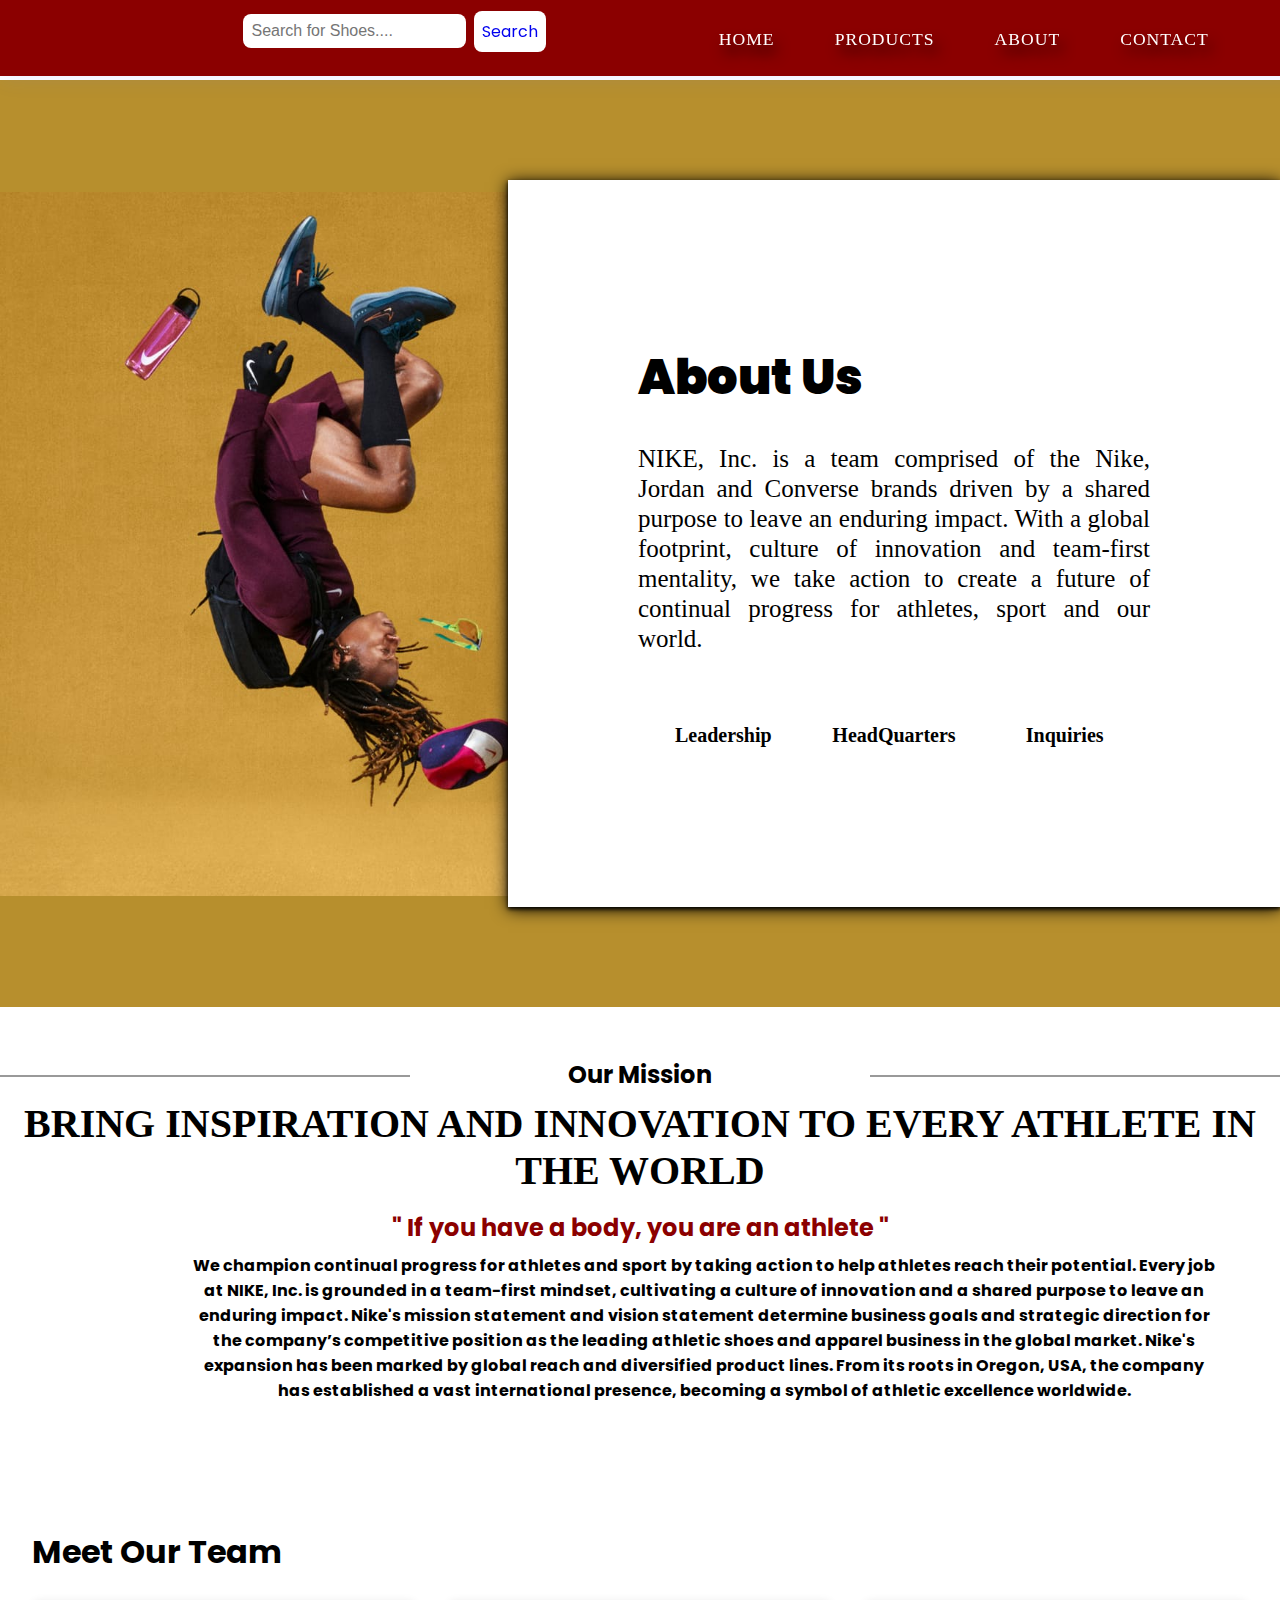
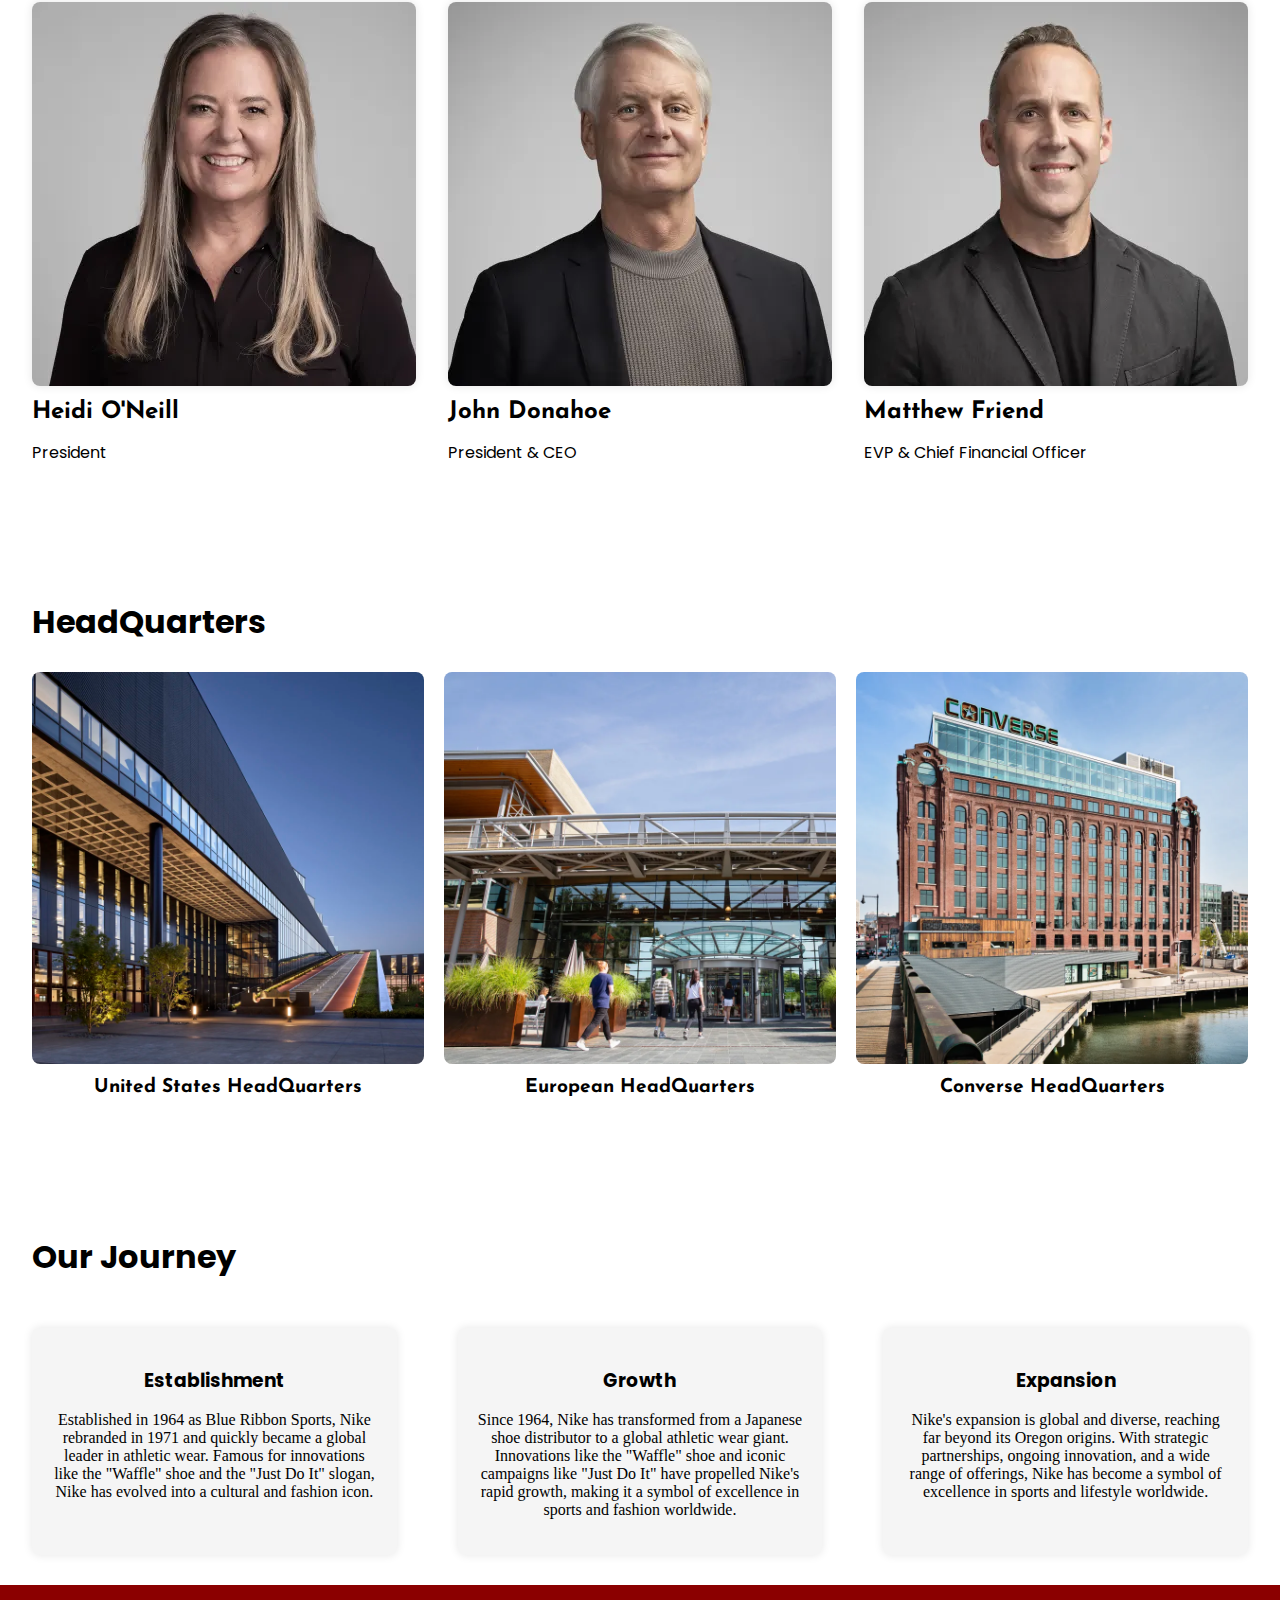
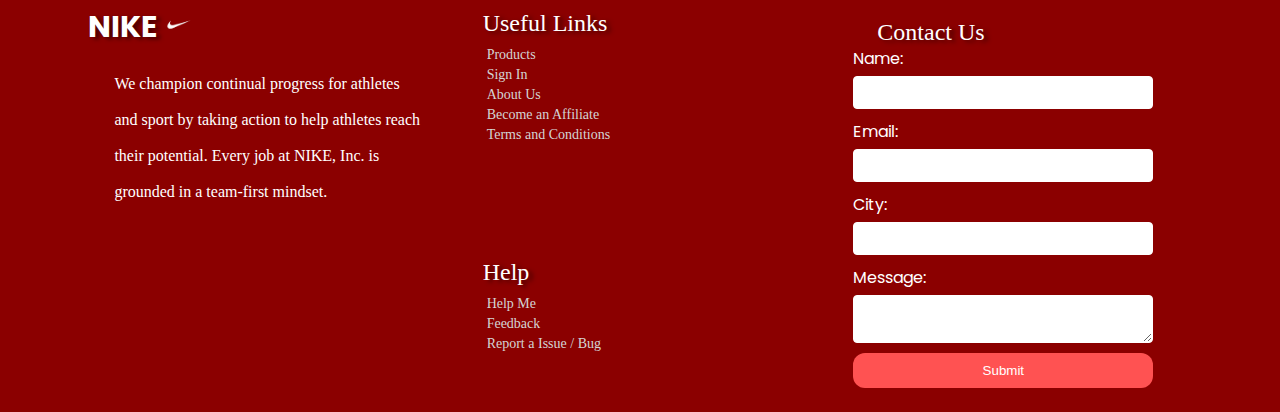
<file: main project/about.html>
<!DOCTYPE html>
<html lang="en">

<head>
    <!-- Meta tags -->
    <meta charset="UTF-8">
    <meta name="viewport" content="width=device-width, initial-scale=0.5">
    <meta name="description" content="Product Website">
    <meta name="robots" content="noindex, nofollow">
<!-- Linking Google Fonts -->
    <link rel="preconnect" href="https://fonts.googleapis.com">
    <link rel="preconnect" href="https://fonts.gstatic.com" crossorigin>
    <link href="https://fonts.googleapis.com/css2?family=Josefin+Sans&family=Poppins:wght@500&display=swap" rel="stylesheet">
<!-- Linking css file  -->
<link rel="stylesheet" href="./css/style.css">
    <title>Product Website</title>
</head>
    <body>
    <header>
        <!--navigation-->
        <nav>
            <a href="index.html" class="logo">
                <img src="./img/img1-.png" alt="Logo">
            </a>            
            <div class="search-container">
                <input type="text" placeholder="Search for Shoes....">
                <a href="products.html" class="search-button">Search </a>
            </div>
            <ul class="menu">
                <li><a href="index.html">Home</a></li>
                <li><a href="products.html">Products</a></li>
                <li><a href="about.html">About</a></li>
                <li><a href="contact.html">Contact</a></li>
            </ul>
        </nav>
    </header>
    <main>
        <!-- About us section containing images and text  -->
    <section class="about1">
    <div class="about-section1">
        <div class="inner-container">
            <h1>About Us</h1>
            <p class="text">
                NIKE, Inc. is a team comprised of the Nike, Jordan and Converse brands driven by a shared purpose to leave an enduring impact.
                With a global footprint, culture of innovation and team-first mentality, we take action to create a future of continual progress for athletes, sport and our world.
            </p>
            <div class="skills"> 
                <p class="active">Leadership</p>
                <p>HeadQuarters</p>
              <p>Inquiries </p>
            </div>
        </div>
    </div>
    </section>
    <div class="polaroid-gallery">
        <div class="line1">
      <div class="line left-line"></div>
     <b> Our Mission </b>
      <div class="line right-line"></div>
      </div>
    </div>
    <!-- Mission statement  -->
    <div class="mission">
                <p>
                    
BRING
INSPIRATION
AND
INNOVATION
TO
EVERY
ATHLETE
IN THE
WORLD

                </p>
<p> 
    " If you have a body, you are an athlete "</p>
                <p>
                    We champion continual progress for athletes and sport by taking action to help athletes reach their potential. Every job at NIKE, Inc. is grounded in a team-first mindset, cultivating a culture of innovation and a shared purpose to leave an enduring impact.
                    Nike's mission statement and vision statement determine business goals and strategic direction for the company’s competitive position as the leading athletic shoes and apparel business in the global market.       
                    Nike's expansion has been marked by global reach and diversified product lines. From its roots in Oregon, USA, the company has established a vast international presence, becoming a symbol of athletic excellence worldwide. 
                </p>
                </div>
                <!-- team  -->
    <section class="team-section">
        <div class="container">
            <h2>Meet Our Team</h2>
            <div class="team-members">
                <div class="team-member">
                    <img src="./img/img14.webp" alt="Team Member 1">
                    <h3> Heidi O'Neill</h3>
                    <p>President </p>
                </div>
                <div class="team-member">
                    <img src="./img/img15.webp " alt="Team Member 2">
                    <h3>John Donahoe</h3>
                    <p>President & CEO</p>
                </div>
                <div class="team-member">
                    <img src="./img/img16.webp" alt="Team Member 3">
                    <h3>Matthew Friend</h3>
                    <p>EVP & Chief Financial Officer</p>
                </div>
            </div>
        </div>
    </section>
    <!-- Headquarters -->
    <section class="image-grid3">
        <div class="container">
            <h2>HeadQuarters</h2>
            <div class="social-media-images">
                <div class="social-media-item">
                    <img src="./img/h1.webp" alt="Social Media 1">
                    <p>United States HeadQuarters</p>
                </div>
                <div class="social-media-item">
                    <img src="./img/h2.webp" alt="Social Media 2">
                    <p>European HeadQuarters</p>
                </div>
                <div class="social-media-item">
                    <img src="./img/h3.webp" alt="Social Media 3">
                    <p>Converse HeadQuarters</p>
                </div>
            </div>
        </div>
    </section>
    <!-- Nike journey -->
    <section class="timeline-section">
        <div class="container">
            <h2>Our Journey</h2>
            <div class="timeline">
                <div class="timeline-item">
                    <div class="timeline-content">
                        <h3>Establishment</h3>
                        <p>Established in 1964 as Blue Ribbon Sports, Nike rebranded in 1971 and quickly became a global leader in athletic wear. Famous for innovations like the "Waffle" shoe and the "Just Do It" slogan, Nike has evolved into a cultural and fashion icon.</p>
                    </div>
                </div>
                <div class="timeline-item">
                    <div class="timeline-content">
                        <h3>Growth</h3>
                        <p>Since 1964, Nike has transformed from a Japanese shoe distributor to a global athletic wear giant. Innovations like the "Waffle" shoe and iconic campaigns like "Just Do It" have propelled Nike's rapid growth, making it a symbol of excellence in sports and fashion worldwide.</p>
                    </div>
                </div>
                <div class="timeline-item">
                    <div class="timeline-content">
                        <h3>Expansion</h3>
                        <p>Nike's expansion is global and diverse, reaching far beyond its Oregon origins. With strategic partnerships, ongoing innovation, and a wide range of offerings, Nike has become a symbol of excellence in sports and lifestyle worldwide.</p>
                    </div>
                </div>
            </div>
        </div>
    </section>
    </main>
   <!-- Footer -->
   <footer>
    <div class="f-item-con">
        <div class="app-info">
            <div class='app-name'>
            <a href="index.html">
                <span class='app-initial'> NIKE
                    <img src="./img/img1-.png" alt="Nike Logo">
            </span>
        </a>
            <p>We champion continual progress for athletes and sport by taking action to help athletes reach their potential. Every job at NIKE, Inc. is grounded in a team-first mindset.</p> 
        </div>
        </div>
        <div class="useful-links">
            <div class="footer-title">Useful Links</div>
            <ul class="links">
                <li><a href="products.html">Products</a></li>
                <li><a href="contact.html">Sign In</a></li>
                <li><a href="about.html">About Us</a></li>
                <li><a href="#">Become an Affiliate</a></li>
                <li><a href="#">Terms and Conditions</a></li>
            </ul>
        </div>
        <div class="help-sec">
            <div class="footer-title">Help</div>
            <ul class="links">
                <li><a href="contact.html">Help Me</a></li>
                <li><a href="#">Feedback</a></li>
                <li><a href="#">Report a Issue / Bug</a></li>
            </ul>
        </div>
        <div class="contact-form">
            <div class="footer-title">Contact Us</div>
            <!-- Add your contact form here -->
        <form action="contact.html" method="post">
                <label for="name">Name:</label>
                <input type="text" id="name" name="name">
                <label for="email">Email:</label>
                <input type="email" id="email" name="email">
                <label for="City">City:</label>
                <input type="text" id="City" name="City">
                <label for="message">Message:</label>
                <textarea id="message" name="message"></textarea>
                <button type="submit">Submit</button>
            </form>
        </div>
        </div>

        

    </footer>
</body>
</html>
</file>
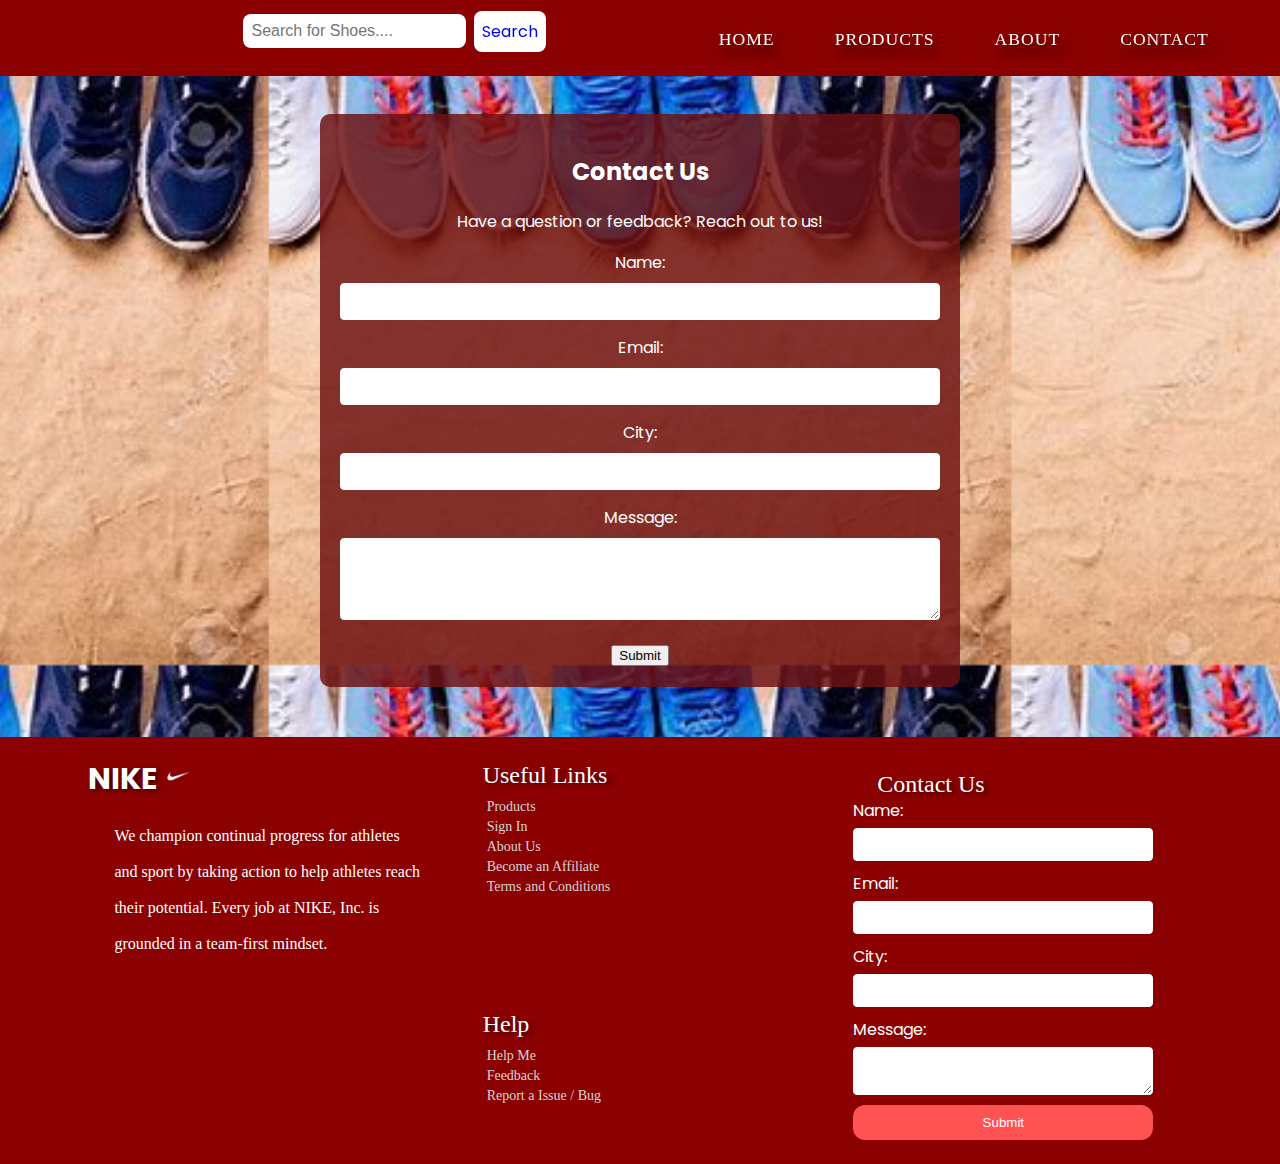
<file: main project/contact.html>
<!DOCTYPE html>
<html lang="en">

<head>
    <!-- Meta tags -->
    <meta charset="UTF-8">
    <meta name="viewport" content="width=device-width, initial-scale=0.5">
    <meta name="description" content="Product Website">
    <meta name="robots" content="noindex, nofollow">
    <link rel="preconnect" href="https://fonts.googleapis.com">
    <link rel="preconnect" href="https://fonts.googleapis.com">
    <link rel="preconnect" href="https://fonts.googleapis.com">
    <link rel="preconnect" href="https://fonts.googleapis.com">
    <link rel="preconnect" href="https://fonts.gstatic.com" crossorigin>
    <link href="https://fonts.googleapis.com/css2?family=Josefin+Sans&family=Poppins:wght@500&display=swap" rel="stylesheet">
<!-- Linking css file  -->
<link rel="stylesheet" href="./css/style.css">
    <title>Product Website</title>
</head>
    <body>
    <header>
    
        <!--navigation-->
        <nav>
            <a href="index.html" class="logo">
                <img src="./img/img1-.png" alt="Logo">
            </a>            
            <div class="search-container">
                <input type="text" placeholder="Search for Shoes....">
                <a href="products.html" class="search-button">Search </a>
            </div>
            <ul class="menu">
                <li><a href="index.html">Home</a></li>
                <li><a href="products.html">Products</a></li>
                <li><a href="about.html">About</a></li>
                <li><a href="contact.html">Contact</a></li>
            </ul>
        </nav>
    </header>
  <main>
    <!-- Contact form -->
    <div class="contact-page1">
        <div class="contact-form4">
            <h2>Contact Us</h2>
            <p>Have a question or feedback? Reach out to us!</p>
            <form action="contact.html" method="post">
                <label for="Name">Name:</label>
                <input type="text" id="Name" name="name" required>

                <label for="Email">Email:</label>
                <input type="email" id="Email" name="email" required>

                <label for="city">City:</label>
                <input type="text" id="city" name="City" required>

                <label for="Message">Message:</label>
                <textarea id="Message" name="message" rows="4" required></textarea>

                <button type="submit">Submit</button>
            </form>
        </div>
    </div>
   </main>
    <!--footer  -->
    <footer>
       <div class="footer3">
        <div class="f-item-con">
            <div class="app-info">
                <div class='app-name'>
                <a href="index.html">
                    <span class='app-initial'> NIKE
                        <img src="./img/img1-.png" alt="Nike Logo">
                </span>
            </a>
                <p>We champion continual progress for athletes and sport by taking action to help athletes reach their potential. Every job at NIKE, Inc. is grounded in a team-first mindset.</p> 
            </div>
            </div>
            <div class="useful-links">
                <div class="footer-title">Useful Links</div>
                <ul class="links">
                    <li><a href="products.html">Products</a></li>
                    <li><a href="contact.html">Sign In</a></li>
                    <li><a href="about.html">About Us</a></li>
                    <li><a href="#">Become an Affiliate</a></li>
                    <li><a href="#">Terms and Conditions</a></li>
                </ul>
            </div>
            <div class="help-sec">
                <div class="footer-title">Help</div>
                <ul class="links">
                    <li><a href="contact.html">Help Me</a></li>
                    <li><a href="#">Feedback</a></li>
                    <li><a href="#">Report a Issue / Bug</a></li>
                </ul>
            </div>
            <div class="contact-form">
                <div class="footer-title">Contact Us</div>
                <!-- Add your contact form here -->
            <form action="contact.html" method="post">
                    <label for="name">Name:</label>
                    <input type="text" id="name" name="name">
                    <label for="email">Email:</label>
                    <input type="email" id="email" name="email">
                    <label for="City">City:</label>
                    <input type="text" id="City" name="City">
                    <label for="message">Message:</label>
                    <textarea id="message" name="message"></textarea>
                    <button type="submit">Submit</button>
                </form>
            </div>
            </div>
       </div>
    </footer>
    </body>
    </html>
</file>
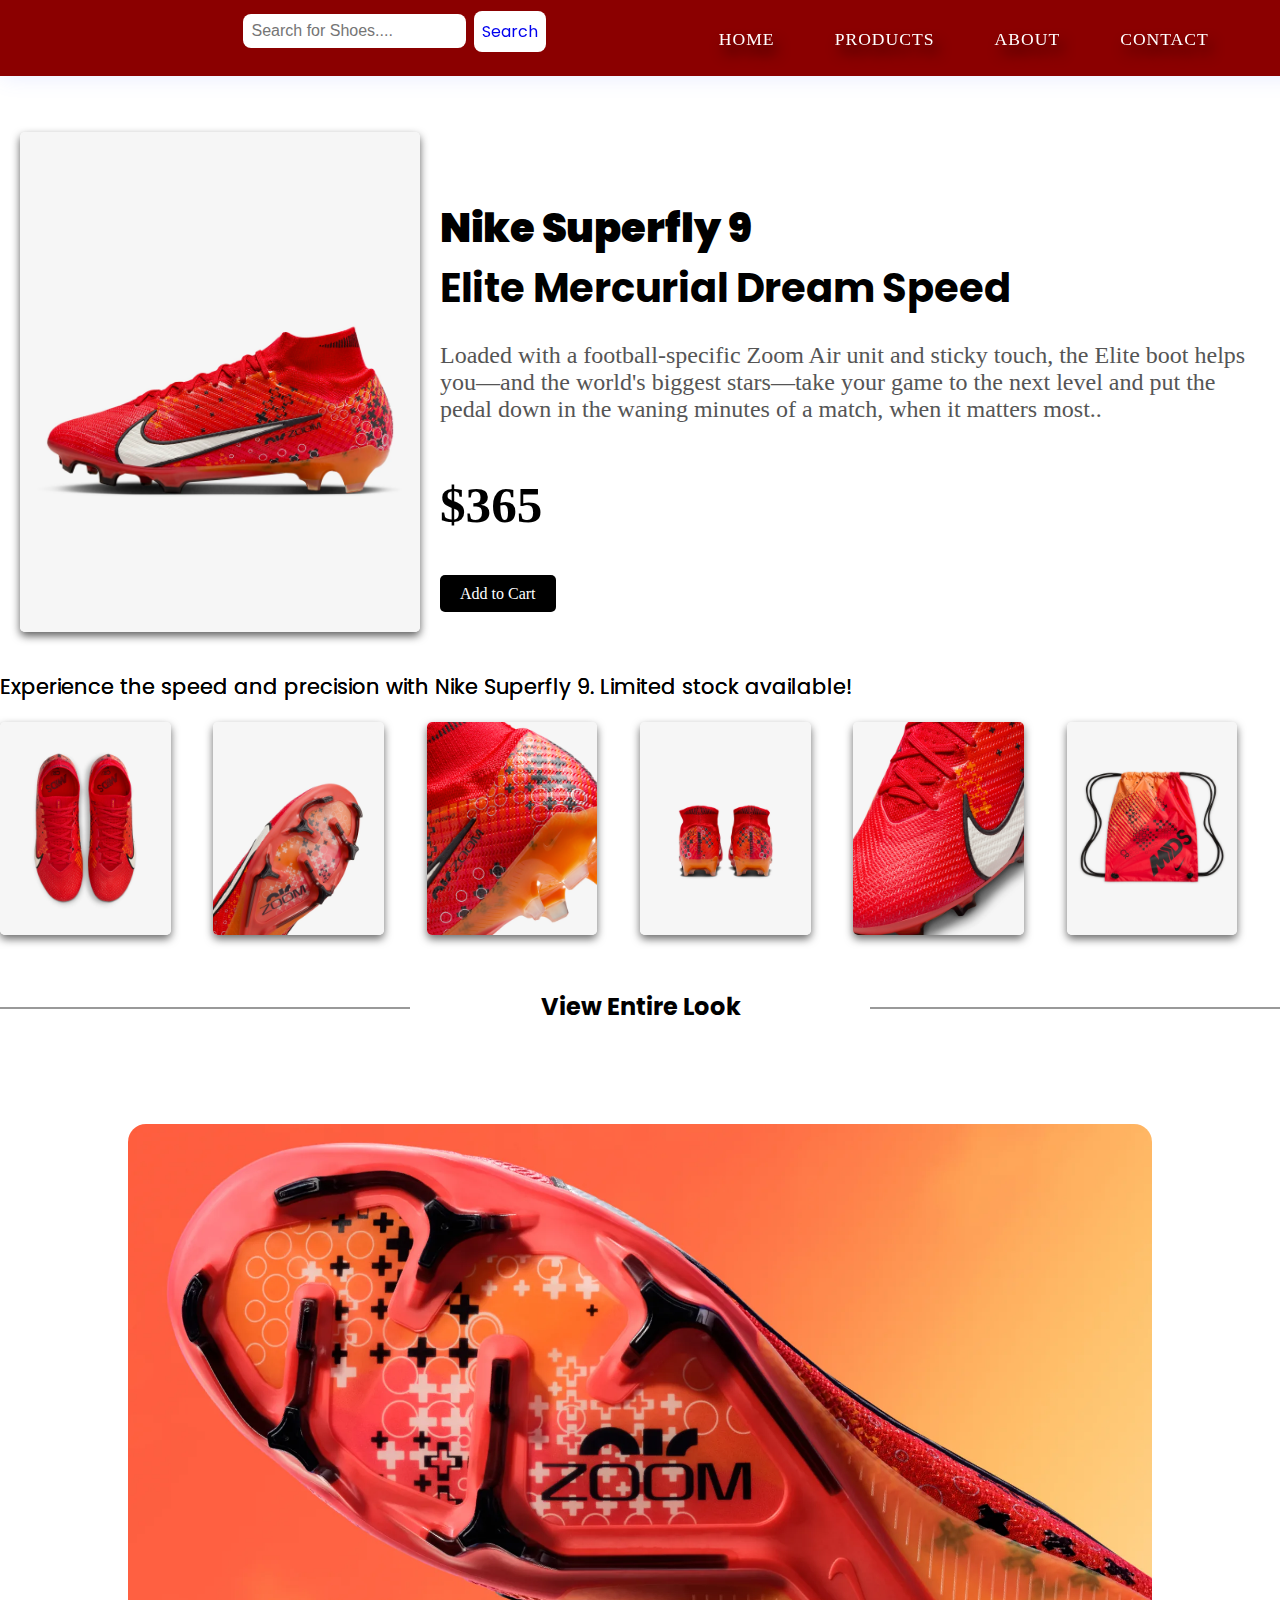
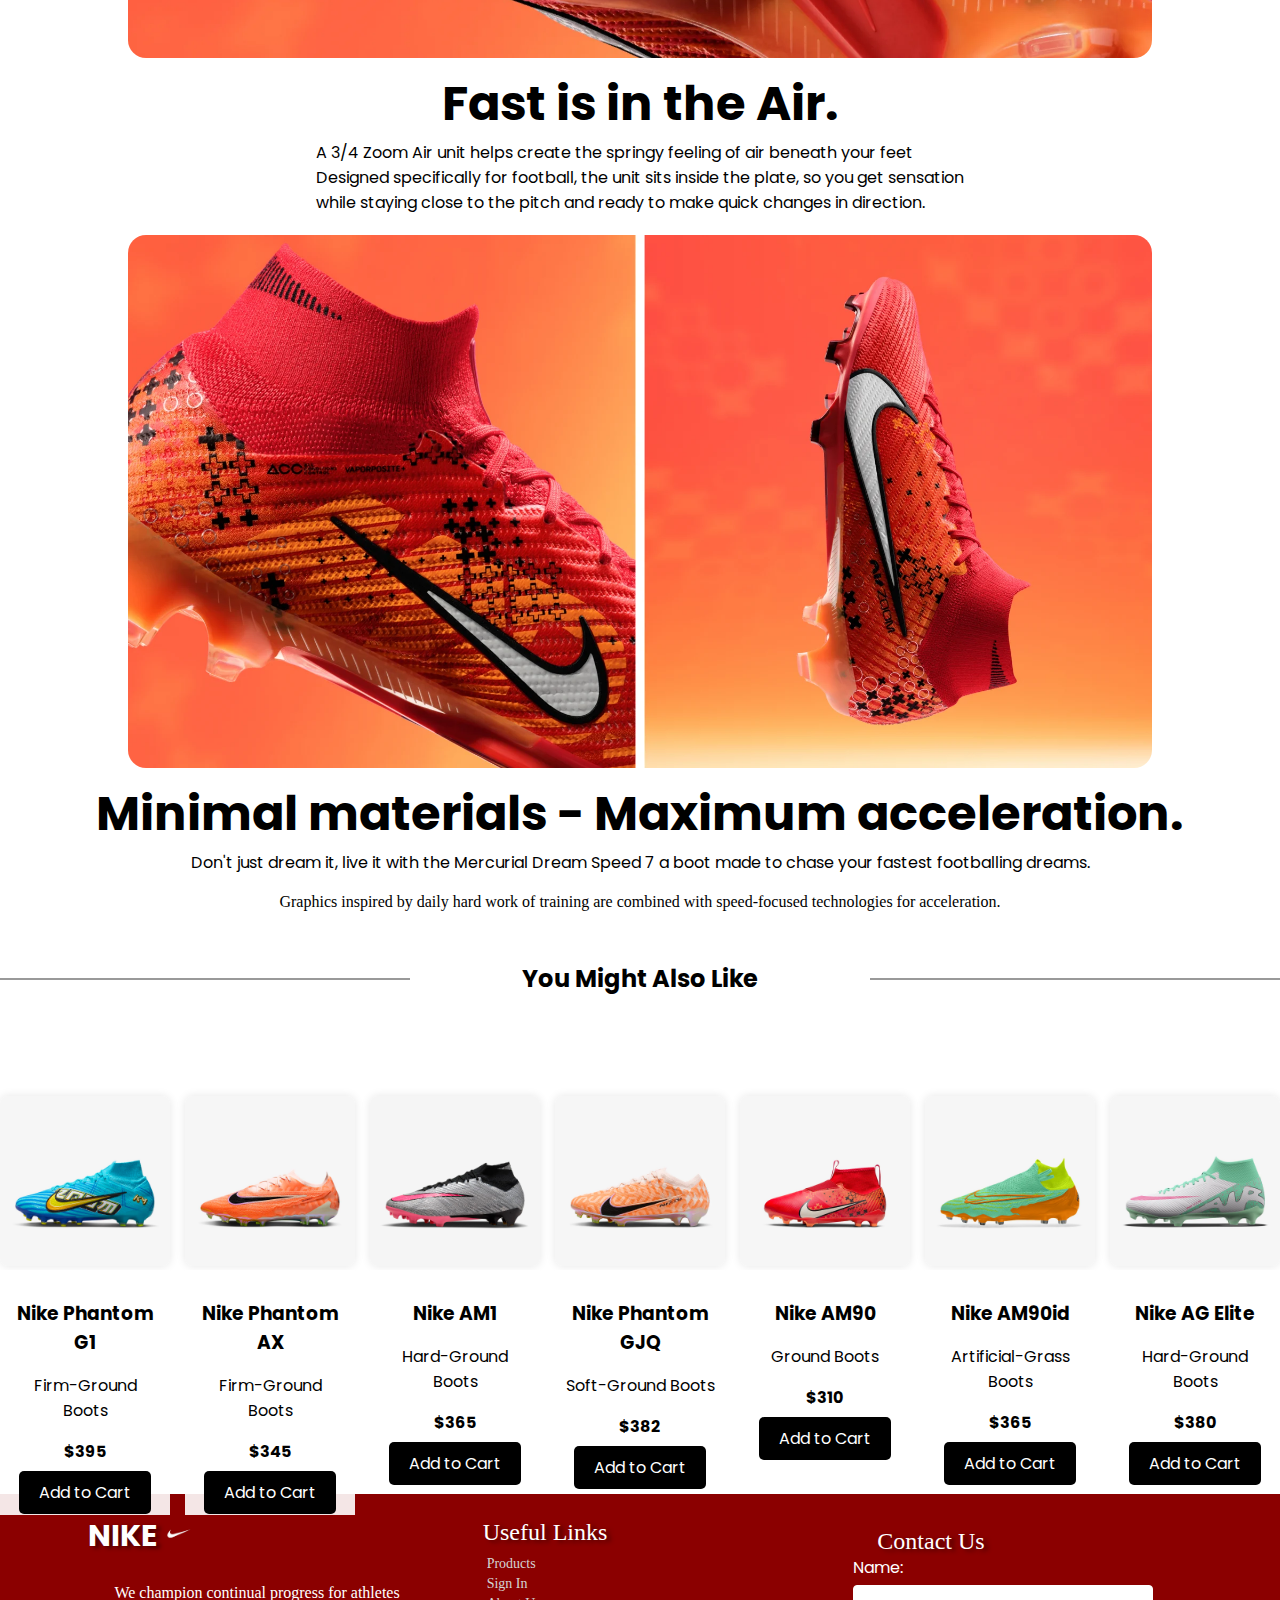
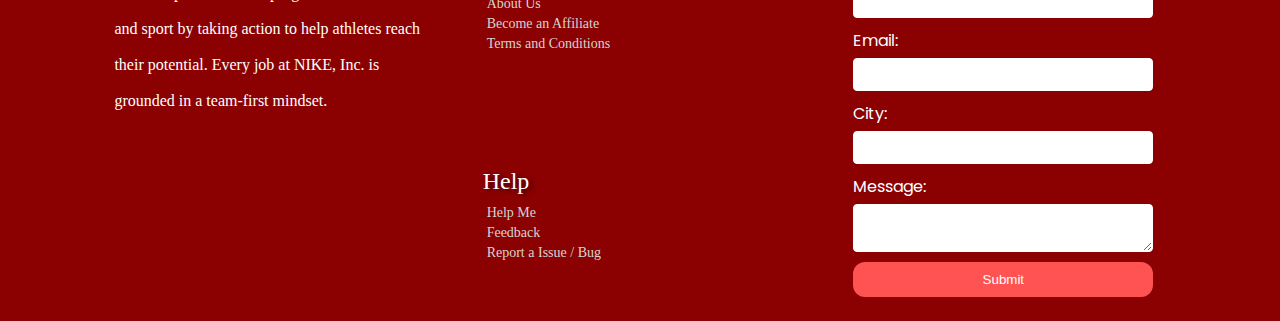
<file: main project/products.html>
<!DOCTYPE html>
<html lang="en">

<head>
    <!-- Meta tags -->
    <meta charset="UTF-8">
    <meta name="viewport" content="width=device-width, initial-scale=0.5">
    <meta name="description" content="Product Website">
    <meta name="robots" content="noindex, nofollow">
<!-- Linking 2 google fonts -->
    <link rel="preconnect" href="https://fonts.gstatic.com" crossorigin>
    <link href="https://fonts.googleapis.com/css2?family=Josefin+Sans&family=Poppins:wght@500&display=swap" rel="stylesheet">
<!-- Linking css file  -->
<link rel="stylesheet" href="./css/style.css">
    <title>Product Website</title>
</head>
    <body>
    <header>
        <!--navigation-->
        <nav>
            <a href="index.html" class="logo">
                <img src="./img/img1-.png" alt="Logo">
            </a>            
            <div class="search-container">
                <input type="text" placeholder="Search for Shoes....">
                <a href="products.html" class="search-button">Search </a>
            </div>
            <ul class="menu">
                <li><a href="index.html">Home</a></li>
                <li><a href="products.html">Products</a></li>
                <li><a href="about.html">About</a></li>
                <li><a href="contact.html">Contact</a></li>
            </ul>
        </nav>
   
    </header>
<main>
    <!-- Product image -->
    <div class="product-card">
        <div class="product-image-container">
            <img src="./img/img22.webp" alt="Product Image" class="product-image">
        </div>
        <div class="product-info">
            <h2 class="product-title"> <b>Nike Superfly 9 </b> 
                <br> Elite Mercurial Dream Speed</h2>
            
            <p class="product-description">Loaded with a football-specific Zoom Air unit and sticky touch, the Elite boot helps you—and the world's biggest stars—take your game to the next level and put the pedal down in the waning minutes of a match, when it matters most..</p>
            <p class="product-price">$365</p>
            <a href="contact.html" class="add-to-cart-button">  Add to Cart  </a>
        </div>
    </div>
    <!-- additional text -->
    <div class="additional-text">Experience the speed and precision with Nike Superfly 9. Limited stock available!</div>
   <!-- Shoe side images -->
    <div class="image-grid">
        <div class="grid-item">
            <img src="./img/img2.webp" alt="Image 1">
        </div>
        <div class="grid-item">
            <img src="./img/img3.webp" alt="Image 2">
        </div>
        <div class="grid-item">
            <img src="./img/img4.webp" alt="Image 3">
        </div>
        <div class="grid-item">
            <img src="./img/img5.webp" alt="Image 4">
        </div>
        <div class="grid-item">
            <img src="./img/img6.webp" alt="Image 5">
        </div>
        <div class="grid-item">
            <img src="./img/img19.webp" alt="Image 5">
        </div>
    </div>
    <div class="polaroid-gallery">
        <div class="line1">
      <div class="line left-line"></div>
     <b> View Entire Look</b>   
      <div class="line right-line"></div>
      </div>
    </div>
    <div class="image-with-text">
        <img src="./img/img20.webp" alt="Image with Text">
        <div class="image-text"> <b>Fast is in the Air. </b></div>
         <span> A 3/4 Zoom Air unit helps create the springy feeling of air beneath your feet
            <br> Designed specifically for football, the unit sits inside the plate, so you get  sensation  <br>  while staying close to the pitch and ready to make quick changes in direction. </span>
        
    </div>
    <div class="image-with-text">
        <img src="./img/img21.webp" alt="Image with Text">
        <div class="image-text"> <b>Minimal materials - Maximum acceleration. </b></div>
         <span> Don't just dream it, live it with the Mercurial Dream Speed 7 a boot made to chase your fastest footballing dreams.</span>
        <br>  Graphics inspired by daily hard work of training are combined with speed-focused technologies for acceleration.
    </div>

    <div class="polaroid-gallery">
        <div class="line1">
      <div class="line left-line"></div>
     <b> You Might Also Like</b>   
      <div class="line right-line"></div>
      </div>
    </div>
    <!-- shoes images -->
    <div class="image-grid1">
        <div class="grid-item1">
            <img src="./img/shoe1.webp" alt="Image 1">
            <div class="product-info1">
                <h3 class="product-title1">Nike Phantom G1</h3>
                <p class="product-description1">Firm-Ground Boots</p>
                <p class="product-price1">$395</p>
               <a href="contact.html" class="add-to-cart-button1">Add to Cart </a>
            </div>
        </div>

        <div class="grid-item1">
            <img src="./img/shoe2.webp" alt="Image 2">
            <div class="product-info1">
                <h3 class="product-title1">Nike Phantom AX</h3>
                <p class="product-description1">Firm-Ground Boots</p>
                <p class="product-price1">$345</p>
                <a href="contact.html"  class="add-to-cart-button1">Add to Cart </a>
            </div>
        </div>
        <div class="grid-item1">
            <img src="./img/shoe3.jpeg" alt="Image 2">
            <div class="product-info1">
                <h3 class="product-title1">Nike AM1</h3>
                <p class="product-description1">Hard-Ground Boots</p>
                <p class="product-price1">$365</p>
                <a href="contact.html" class="add-to-cart-button1">Add to Cart </a>
            </div>
        </div>
        <div class="grid-item1">
            <img src="./img/shoe4.webp" alt="Image 2">
            <div class="product-info1">
                <h3 class="product-title1">Nike Phantom GJQ</h3>
                <p class="product-description1">Soft-Ground Boots</p>
                <p class="product-price1">$382</p>
                <a href="contact.html" class="add-to-cart-button1">Add to Cart</a>
            </div>
        </div>
        <div class="grid-item1">
            <img src="./img/shoe5.webp" alt="Image 2">
            <div class="product-info1">
                <h3 class="product-title1">Nike AM90</h3>
                <p class="product-description1">Ground Boots</p>
                <p class="product-price1">$310</p>
                <a href="contact.html" class="add-to-cart-button1">Add to Cart </a>
            </div>
        </div>
        <div class="grid-item1">
            <img src="./img/shoe6.webp" alt="Image 2">
            <div class="product-info1">
                <h3 class="product-title1">Nike AM90id </h3>
                <p class="product-description1">Artificial-Grass Boots</p>
                <p class="product-price1">$365</p>
                <a href="contact.html" class="add-to-cart-button1">Add to Cart </a>
            </div>
        </div>
        <div class="grid-item1">
            <img src="./img/shoe7.webp" alt="Image 2">
            <div class="product-info1">
                <h3 class="product-title1">Nike AG Elite</h3>
                <p class="product-description1">Hard-Ground Boots</p>
                <p class="product-price1">$380</p>
                <a href="contact.html" class="add-to-cart-button1">Add to Cart </a>
            </div>
        </div>
    </div>
</main>
    <!-- Footer -->
    <footer>
        <div class="footer1">
            <div class="f-item-con">
                <div class="app-info">
                    <div class='app-name'>
                    <a href="index.html">
                        <span class='app-initial'> NIKE
                            <img src="./img/img1-.png" alt="Nike Logo">
                    </span>
                </a>
                    <p>We champion continual progress for athletes and sport by taking action to help athletes reach their potential. Every job at NIKE, Inc. is grounded in a team-first mindset.</p> 
                </div>
                </div>
                <div class="useful-links">
                    <div class="footer-title">Useful Links</div>
                    <ul class="links">
                        <li><a href="products.html">Products</a></li>
                        <li><a href="contact.html">Sign In</a></li>
                        <li><a href="about.html">About Us</a></li>
                        <li><a href="#">Become an Affiliate</a></li>
                        <li><a href="#">Terms and Conditions</a></li>
                    </ul>
                </div>
                <div class="help-sec">
                    <div class="footer-title">Help</div>
                    <ul class="links">
                        <li><a href="contact.html">Help Me</a></li>
                        <li><a href="#">Feedback</a></li>
                        <li><a href="#">Report a Issue / Bug</a></li>
                    </ul>
                </div>
                <div class="contact-form">
                    <div class="footer-title">Contact Us</div>
                    <!-- Add your contact form here -->
                <form action="contact.html" method="post">
                        <label for="name">Name:</label>
                        <input type="text" id="name" name="name">
                        <label for="email">Email:</label>
                        <input type="email" id="email" name="email">
                        <label for="City">City:</label>
                        <input type="text" id="City" name="City">
                        <label for="message">Message:</label>
                        <textarea id="message" name="message"></textarea>
                        <button type="submit">Submit</button>
                    </form>
                </div>
                </div>
        </div>
    </footer>  
</body>
</html>
</file>
<file: main project/css/style.css>
/* Css styling */

body{
  margin:0px;
  padding: 0px;
  font-family: calibri;
}
/* home page */
ul{
  list-style: none;
}
a{
  text-decoration: none;
}

  .main {
    width: 100%;
    height: 100vh;
    background-size: cover;
    background-position: top left;
    position: relative;
}
.logo img {
  height: 77px;
  margin-right: 10px;
  position: fixed;
  top: 0%;
  left: 0%;
  border-radius: 50px;
  opacity: 0;
  animation: fadeIn 1s ease-in-out forwards;
}
@keyframes fadeIn {
  from {
      opacity: 0;
  }
  to {
      opacity: 1;
  }
}

nav{
  display: flex;
  align-items: center;
  justify-content: space-around;
  padding: 10px 30px;
  background-color:#fff;
  box-shadow: 2px 2px 20px rgba(90,118,253,0.13);
  z-index: 1;
  width:100%;
  background-color: darkred;
  position: fixed;
  left: 0px;
  top: 0px;
}
nav ul{
  display: flex;
  margin:0px;
  padding: 0px;
}
nav ul li a{
  height:40px;
  line-height: 43px;
  margin: 8px;
  padding: 0px 22px;
  display: flex;
  font-size: 1.1rem;
  text-transform: uppercase;
  font-weight: 400;
  color:white;
  letter-spacing: 1px;
  text-shadow: 5px 9px 14px rgba(-1, 0, -1, 5.5);
  cursor: pointer;
  transition: transform 0.3s ease-in-out;
}
nav ul li a:hover{
  color:#fff;
  border-bottom: 2px solid white;
  transform: scale(1.1);

}
#subscribe-bar{
  flex-grow: 0.05;
  text-align: center;
}

#subscribe-bar input {
  padding: 0.563em;
  width: 30em;
  border-radius: 1.063em;
  background: white;
}

#subscribe-bar button {
  padding: 0.5em 0.938em;
  background-color: rgb(207, 4, 4);
  color: white;
  text-decoration: none;
  font-size: 15px;
  border-radius: 0.625em;
  transition: background-color 0.3s ease;
  margin-left: 0.313em;
  cursor: pointer;
}
.text1 {
  display: flex;
  justify-content: space-between;
  align-items: center;
  margin-top:10em;
  font-family: 'Poppins';
}
.text1 {
  color :darkred;
  font-size: 23px;
}
.home-content{
  display: flex;
  justify-content: space-around;
  align-items: center;
  position: absolute;
  left: 50%;
  top:50%;
  transform: translate(-50%,-50%);
  width:100%;
  background-color: black;

}
.shoes{
  background: #1f1a25;
  display: -webkit-box;
  display: flex;
  -webkit-box-align: center;
          align-items: center;
  -webkit-box-pack: center;
          justify-content: center;
  min-height: 100vh;
}
.card img{
  position: fixed;
top: -8%;
left: 0%;
border-radius: 50px;
opacity:0.9;
transition: 0.5s;
}

h1{
     transition: transform 2s;
  font-size: 60px;
color: white;
font-family: 'Big Shoulders Display', cursive;
}
.card:hover > p{
  opacity:1;
     transform: scale(1.5);
     top:80%;

}

img, #parent {
  cursor: pointer;
  
}
.card:hover > img{
  opacity:1;
     transform: scale(1.4);
           
}
.card .nike {
  position:absolute;
top: 120%;
left: 0%;
  padding: 1px;
  border-radius:  25px;
 width: 450px;
       height: 90px;
   transition: all .5s;
  opacity:0;
}
.card:hover > .nike{

  opacity:1;
 width: 450px;
  height: 90px;
     transform: translateY(-120px);
}

.card {

 transition: transform .7s;
box-shadow: 0 4px 8px 0 rgba(0, 0, 0, 0.2);
border-radius: 500px;
margin: auto;
text-align: center;
font-family: arial;
background: white;
  width: 450px;
height: 450px;
}
.card:hover{

 transform: scale(1.08)
}
.centeri{ 
position: fixed;
top: 50%;
left: 75%;
transform: translate(-50%, -50%);
}
span{
  
  position: relative;
}

.home-text{
  width:500px;
  margin:20px;
}
@keyframes scaleHeading {
  0% {
    transform: scale(1);
  }
  50% {
    transform: scale(1.1);
  }
  100% {
    transform: scale(1);
  }
}

.home-text h1 {
  animation: scaleHeading 3s forwards;
}
.search-container {
  display: flex;
  align-items: center;
  font-family: 'Poppins';
}

.search-container input {
  padding: 0.5em; /* Adjust padding as needed */
  margin-right: 0.5em; /* Adjust margin as needed */
  border: none;
  border-radius: 0.5em;
  font-size: 1em;
}

.search-button {
  padding: 0.5em; /* Adjust padding as needed */
  border: none;
  border-radius: 0.5em;
  background-color: #fff; /* Adjust background color */
  cursor: pointer;
  margin-top: -0.8em;
  font-size: 1em;
}

.home-text {
  opacity: 0;
  animation: fadeIn 2s forwards;
}

@keyframes fadeIn {
  from {
    opacity: 0;
    transform: translateY(-20px);
  }
  to {
    opacity: 1;
    transform: translateY(0);
  }
}

.home-text h1{
  font-size: 5.5rem;
  line-height: 102px;
  color: white;
  letter-spacing: 2px;
  font-family: math;
  font-weight: bold;
  margin: 0px;

}
.home-text p{
  font-size: 1.3em;
  color:white;
  font-family: 'Poppins';
}
.main-login{
  width: 120px;
    height: 40px;
    display: flex;
    justify-content: center;
    align-items: center;
    border-radius: 3em;
    background-color: darkred;
    color: #fff;
    cursor: pointer;
    font-family: 'Poppins';
  transition: transform 0.3s ease-in-out;
    text-transform: uppercase;
}
.main-login:hover{ 
  transform: scale(1.1);
}
.services{
  background-image:url("../images/poduct\ bg.png");
  background-size: 1000px;
  background-position: center;
}
.services-heading{
  margin-top: 60px;
  display: flex;
  justify-content: center;
  align-items: center;
  text-align: center;
  flex-direction: column;
}
.services-heading h2{
  line-height: 55px;
  font-size: 2.3rem;
  color:black;
  letter-spacing: 1px;
  font-weight: 700;
  margin: 0px;
 
}
.services-heading h2:hover, .services-heading h2:active,.services-heading h2:focus,  .services-heading h2:visited{
  color: #f39c12;
   text-shadow: 2px 0px 1px rgba(0,0,0, 2.5);
  }

.services-heading p{
  font-size: 1rem;
  color:#777474;
  width:50%;
}
.box-container{
  display: flex;
  justify-content: center;
  align-items: center;
  flex-wrap: wrap;
  margin: 20px 30px;
}
.box{
  display: flex;
  flex-direction: column;
  justify-content: center;
  align-items: center;
  width:500px;
  height: 400px;
  text-align: center;
  box-shadow: 2px 2px 20px rgba(90,118,253,0.15);
  border-radius: 10px;
  background-color: #fff;
  margin: 20px;
  flex-grow: 1;
}
.box img{
  height:211px;
  width:18em;
  margin:10px;
}
.box span{
  font-size: 1.5rem;
  color: #22252e;
  letter-spacing: 1px;
  font-family: 'Josefin Sans', sans-serif;
  font-weight: 700;
}


.new-arrivals-text {
  background-color: darkred;
  padding: 1px;
  margin-top: 0px;
  text-align: center;
  box-shadow: 0 4px 8px #1f1a25;
  font-size: 1.3em;
  font-family: 'Poppins';
  color: white;
  text-shadow: 2px 10px 5px black;
  max-width: 60%;
  margin-left: auto;
  margin-right: auto;
  border-radius: 64px;
  transition: background-color 0.3s, transform 0.3s, box-shadow 0.3s;
}

.new-arrivals-text:hover {
  background-color:#f39c12; /* Change background color on hover */
  transform: scale(1.05); /* Scale up on hover */
  box-shadow: 0 8px 16px rgba(0, 0, 0, 0.2); /* Add a larger box shadow on hover */
}

/* Additional hover effect for the text inside the container */
.new-arrivals-text p:hover {
  color: white; /* Change text color on hover */
}

/* Pulse effect on hover */
.new-arrivals-text:hover {
  animation: pulse 0.3s infinite alternate;
}



.box p{
  font-size: 1rem;
  color: #777474;
  display: block;
  display: -webkit-box;
  -webkit-line-clamp: 3;
  -webkit-box-orient: vertical;
  overflow: hidden;
  font-family: 'Josefin Sans', sans-serif;
  text-overflow: ellipsis;
  max-width: 500px;
}
.box a{
  width:150px;
  height:40px;
  display: flex;
  justify-content: center;
  align-items: center;
  border: 2px solid darkred;
  text-transform: uppercase;
  margin: auto;
  border-radius: 5px;
  font-weight: 600;
  font-size: 0.9rem;
  color:darkred;
  margin:0px;
}
.box a:hover{
  background-color: darkred;
  color:#fff;
  box-shadow: 5px 10px 30px darkred;
  transition: all ease 0.3s;
}
.special-offer-banner {
  background-color:darkred;
  color: #fff;
  padding: 38px;
  text-align: center;
  position: relative;
  margin-top: 10px; /* applying top to adjust the text in the desired position  */
  }
  
  .special-offer-banner p {
  font-size: 24px;
  margin-bottom: 10px;
  margin-right: 591px;
  font-family: system-ui ;
  text-shadow: 4px 2px 4px rgba(0,0,0, .5);
  }
  .cta-container {
  position: absolute;
  bottom: 3em; 
  left: 86%;
  transform: translateX(-50%);
  font-family:  serif;
  font-weight: bold;
  }
  
    .cta-button {
      color: #f8f8f8;
      font-weight: 400;
      line-height: 45px;
      margin: auto;
      max-width: 0px;
      position: relative;
      text-transform: uppercase;
      text-decoration: none;
      width: 100%;
      display: inline-block;
      background: rgba(225, 51, 45, 0);
      transition: all 0.35s linear;
  }

  .cta-button svg {
      height: 45px;
      width: 180px;
      position: absolute;
      left: -62px;
  }

  .cta-button rect {
      fill: none;
      stroke: #f8f8f8;
      stroke-width: 2;
      stroke-dasharray: 422, 0;
      transition: all 0.35s linear;
  }

  .cta-button:hover {
      background: rgba(225, 51, 45, 0);
      font-weight: 900;
      letter-spacing: 1px;
  }

  .cta-button:hover rect {
      stroke-width: 5;
      stroke-dasharray: 15, 310;
      stroke-dashoffset: 48;
  }
  
    .polaroid-gallery {
      text-align: center;
      padding: 50px 0; /* padding for aligning items properly  */
      }
      
      .polaroid-gallery .line1 {
      font-size: 24px;
      margin-bottom: 30px;
      font-family: 'Poppins';
      font-weight: 400;
      text-align: center;
      position: relative;
      }
      .polaroid-gallery .line1 .line {
      position: absolute;
      top: 50%;
      height: 2px;
      background-color: #000;
      }
      
      .polaroid-gallery .line1 .left-line {
      left: 0;
      width: 32%;
      background-color: #999999;
      }
      
      .polaroid-gallery .line1 .right-line {
      right: 0;
      width: 32%;
      background-color: #999999;
      }
      
      .gallery {
      display: flex;
      justify-content: center;
      flex-wrap: wrap;
      gap: 20px; 
      }
      
      .photo {
      max-width: 287px; 
      box-shadow: 0 2px 4px rgba(0, 0, 0, 0.1);
      border-radius: 10px;
      overflow: hidden;
      }
      
      .photo img {
      display: block;
      width: 100%;
      height: auto;
      border-radius: 10px;
      }
.photo:hover {
  transform: scale(1.05);
  box-shadow: 0 4px 8px rgba(0, 0, 0, 0.1);
}

.photo img {
  transition: transform 0.3s ease-in-out;
}

.photo:hover img {
  transform: scale(1.2);
}

.photo img {
  filter: drop-shadow(2px 4px 6px black);
  transition: filter 0.3s ease-in-out;
}

.photo:hover img {
  filter: grayscale(0%);
}

.product-card {
  display: flex;
  align-items: center;
  padding: 20px;
  border-radius: 10px;
  max-width: 100%;
  margin-top: 7em;
}

.product-image-container {
  flex: 0 0 25em; /* Set a fixed width for the image container */
  margin-right: 20px;
}

.product-image-container:hover img  {
  box-shadow: 0 8px 16px rgba(0, 0, 0, 0.2); /* Add a box shadow on hover */
  transform: scale(1.1); 
  border-radius: 50%;

}
.product-image {
  width: 100%;
  box-shadow: 0 4px 8px rgb(0 0 0 / 63%);
  transition: transform 1s;
  border-radius: 5px;
}

.product-info {
  flex: 1; /* Take remaining space in the container */
  text-align: left; /* Align text on the left side */
}

.product-title {
  font-size: 2.5em;
  margin-bottom: 10px;
font-family: 'Poppins';
}

.product-description {
  color: #555;
  margin-bottom: 15px;
  font-size: 1.5em;
}

.product-price {
  font-size: 3.2em;
  color: black;
  font-weight: bold;
}


.image-grid {
  display: grid;
  grid-template-columns: repeat(6, 1fr); 
  margin-top: 20px;
}

.grid-item img {
  width: 80%;
  border-radius: 5px;
  overflow: hidden; 
  box-shadow: 0 4px 8px rgb(0 0 0 / 58%);

}

.grid-item:hover img {
  transform: scale(1.1); /* Increase image size on hover */
  box-shadow: 0 8px 16px rgba(0, 0, 0, 0.2); /* Add a box shadow on hover */
  transition: transform 0.3s ease, box-shadow 0.3s ease; /* Add a smooth transition effect */

}
.additional-text {
  color: black;
  margin-top: 15px;
  font-size: 1.3em;
  font-family: 'Poppins';
  text-shadow: 0 0 black;
}

.add-to-cart-button {
  background-color: black;
  color: #fff;
  padding: 10px 20px;
  border: none;
  border-radius: 5px;
  cursor: pointer;
  font-size: 1em;
  transition: background-color 0.3s ease;
}

.add-to-cart-button:hover {
  background-color: darkred;
}

.image-with-text {
  display: flex;
  flex-direction: column;
  align-items: center;
  margin-top: 20px;

}

.image-with-text img {
  max-width: 80%;
  height: auto;
  border-radius: 18px; 
}

.image-text {
  margin-top: 10px;
  text-align: center;
  font-family: 'Poppins';
  font-size: 3em;
  color: black;
}
 span {
  margin-top: 0px;
  text-align: initial;
  font-family: 'Poppins';
  font-size: 16px;
  color: black;
}
.image-textf {
  margin-top: 10px;
  text-align: center;
  font-family: 'Poppins';
  font-size: 3em;
  color: black;
}
 span {
  margin-top: 0px;
  text-align: initial;
  font-family: 'Poppins';
  font-size: 16px;
  color: black;
}
/* Product page */

.image-grid1 {
  display: grid;
  grid-template-columns: repeat(7, 1fr);
  margin-top: 20px;
  gap: 15px;
}

.grid-item1 {
  position: relative;
}

.grid-item1 img {
  width: 100%;
  border-radius: 8px;
  box-shadow: 0 0 10px rgba(0, 0, 0, 0.1);
}

.grid-item1 .product-info1 {
  position: absolute;
  left: 0;
  font-family: 'Poppins';
  right: 0;
  background-color: rgba(255, 255, 255, 0.9);
  padding: 10px;
  text-align: center;
}

.grid-item1 .product-title1 {
  margin-bottom: 5px;
  font-weight: bold;
}
.grid-item1 .product-price1{
  font-weight: bold;
}

.grid-item1 .add-to-cart-button1 {
  background-color: black;
  color: #fff;
  padding: 10px 20px;
  border: none;
  border-radius: 5px;
  cursor: pointer;
  font-size: 1em;
  transition: background-color 0.3s ease;
}
.add-to-cart-button1:hover {
  background-color: darkred;
}
.text2{
  font-family: 'Poppins';
  text-align: left;
 
  color: #000;
  font-weight: bold;
  font-size: 2em;
  letter-spacing: 1px;
}

.text2 p:hover, .text2 p:active, .text2 p:focus,  .text2 p:visited{
  color: #f39c12;
   text-shadow: 2px 0px 1px rgba(0,0,0, 2.5);
  }

.image-grid2 {
  display: grid;
  grid-template-columns: repeat(3, 1fr);
  margin-top: 20px;
  gap: 15px;
}


.grid-item2 {
  position: relative;
}

.grid-item2 img {
  width: 90%;
  border-radius: 10px;
  box-shadow: 0 0 10px rgba(0, 0, 0, 0.1);
}

.grid-item2 .product-info2 {
  position: absolute;
  left: 0;
  font-family: 'Poppins';
  right: 0;
  background-color: rgba(255, 255, 255, 0.9);
  padding: 10px;
  text-align: center;
}

.grid-item2 .product-title2 {
  margin-bottom: 5px;
  font-weight: bold;
}
.grid-item2 .product-price2 {
  font-weight: bold;
}

.grid-item2 .add-to-cart-button2 {
  background-color: black;
  color: #fff;
  padding: 10px 20px;
  border: none;
  border-radius: 5px;
  cursor: pointer;
  font-size: 1em;
  transition: background-color 0.3s ease;
}
.add-to-cart-button2:hover {
  background-color: darkred;
}

.image-grid3 {
  background-color: #fff;
  padding: 40px 0;
}

.image-grid3 h2 {
  text-align: center;
  color: black;
  text-align: left;
  font-family: 'Poppins';
  font-size: 2em;
}

.social-media-images {
  display: grid;
  grid-template-columns: repeat(3, 1fr);
  gap: 20px;
  margin-top: 20px;
}
.social-media-item {
  text-align: center;
}

.social-media-item p {
  margin-top: 10px;
  color: black;
  font-family: 'Josefin Sans', sans-serif;
  font-weight: 700;
  font-size: 1.2em;
}
.social-media-images img {
  width: 100%;
  height: auto;
  border-radius: 8px;
}
 
.text p{
  margin-top:3em;
}
/* Footer css designs */

.footer1{
  margin-top:14em;
}
footer{

  background-color: darkred;
}
.f-item-con{
  padding: 1.5rem 4rem;
  display: grid;
  grid-template-columns: repeat(3, minmax(0, 1fr));
  grid-gap: 2rem;
}
footer .app-name{
  color: white;
  margin-left: 1.5rem;
  line-height: 2.25rem;
 
}
.app-name .app-initial{
  color: white;
  font-weight: 700;
  text-shadow: 4px 2px 4px rgba(0,0,0, .5);
  font-size:1.9rem;
}
footer .app-info p{
  color: white;
  margin-left: 1.65rem;
}

footer .footer-title{ 
  font-size: 1.5rem;
  line-height: 1.75rem;
  text-shadow: 4px 2px 4px rgba(0,0,0, .5);
  color: white;
  margin-left: 1.5rem;
  height: fit-content;
}
footer .links{ 
  padding-left: 1.75rem;
  color: white;
  font-size: 0.875rem/* 14px */;
  line-height: 1.25rem;
  margin-top: .5rem;
}
footer .links li a{ 
  margin: .25rem 0;
  cursor: pointer;
  color: #d4d4d4;
  width: fit-content;
}
footer .links li:hover > a{
  color: white;
  
}
footer .help-sec{
  grid-column-start: 2;
}

.contact-form {
  max-width: 300px;
  margin-top:-15em;
}

.contact-form form {
  display: flex;
  flex-direction: column;
}

.contact-form label {
  margin-bottom: 5px;
  color:white;
  font-family: 'Poppins';
}

.contact-form input,
.contact-form textarea {
  margin-bottom: 10px;
  padding: 8px;
  width: 100%;
}

.contact-form button {
  background-color: #ff5252;
  color: #fff;
  padding: 10px;
  border: none;
  border-radius:12px;
  cursor: pointer;
}

.contact-form button:hover {
  background-color:#f39c12;
}
.app-name img {
  width: 30px;/* Adjust the width as needed */
  height: auto;
  margin-right: 5px; /* Adjust the margin as needed */
}

/* Footer page */
.container {
  width: 95%;
  margin: auto;
}


.team-section,
.values-section,
.contact-section {
  padding: 50px 0;
  margin-top:3em
}
.container h2{
  font-size: 2em;
  font-family: 'Poppins';

}
.team-member h3{
  font-size: 1.5em;
  font-family: 'Josefin Sans', sans-serif;
font-weight: 700;

}
.team-member p{
  font-size: 1em;
  font-family: 'Poppins';
}

.team-members,
.values-list {
  display: flex;
  flex-wrap: wrap;
  justify-content: space-between;
  gap: 20px;
}


.team-member,
.value {
  max-width: 600px;
}


.team-member img {
  width: 100%;
  border-radius: 8px;
  box-shadow: 0 0 10px rgba(0, 0, 0, 0.1);
  transition: transform 0.3s ease-in-out;
}


.team-member img:hover {
  transform: scale(1.1);
  border-radius: 13em;
  border-color: #000;
  border: #000;
}

.team-member h3,
.value h3 {
  margin: 10px 0;
}

/* About page */
.about-content {
  display: flex;
  flex-direction: row; /* Set the direction to row */
  justify-content: space-between;
  align-items: center;
  margin-top:9em;
}

.about-text {
  flex: 1; /* Take up remaining space */
  max-width: 600px; /* Limit the width if needed */
}
.about-text h2{
  font-family: 'Poppins';
  font-size: 2em;
  font-weight: 700;
}
.about-image {
  flex: 1; /* Take up remaining space */
  max-width: 600px; /* Limit the width if needed */
}

.about-image img {
  width: 90%;
  border-radius: 8px;
  box-shadow: 0 0 10px rgba(0, 0, 0, 0.1);
  transition: transform 0.3s ease-in-out;
  border-radius:10px;
}

.about-image img:hover {
  transform: scale(1.1);
  border-radius:15px;
}

.timeline-section {
  padding: 50px 0;
}

.timeline {
  display: flex;
  justify-content: space-between;
}

.timeline-item {
  flex: 1;
  max-width: 30%;
  background-color: #f5f5f5;
  border-radius: 8px;
  overflow: hidden;
  box-shadow: 0 0 10px rgba(0, 0, 0, 0.1);
}

.timeline-content {
  padding: 20px;
  text-align: center;
}

.timeline h3 {
  margin-bottom: 10px;
  font-family: 'Poppins';

}

.timeline-item {
  opacity: 1;
  transform: translateY(20px);
}
.about-section1{
  background: url(../img/image.jpg) no-repeat left;
  background-size: 55%;
  background-color: #b78f2d;
  overflow: hidden;
  height: 100%;
  padding: 100px 0;
}

.inner-container{
  width: 40%;
  float: right;
  background-color: white;
  padding: 130px;
  box-shadow: rgba(0,0,0, 2.5) 0px 2px 4px 0px, rgba(0,0,0, 2.5) 0px 2px 16px 0px;
}
.inner-container h1{
  margin-bottom: 30px;
  font-size: 3em;
  font-weight: 900;
  color: black;
  font-family: 'Poppins';
}

.text{
  font-size: 25px;
  line-height: 30px;
  text-align: justify;
  margin-bottom: 40px;
}

.skills{
  display: flex;
  justify-content: space-between;
  font-weight: 700;
  font-size: 13px;
}


.skills p{
cursor: pointer;
font-size: 20px;
text-align: center;
padding: 10px;
width: 500px;
}
.skills p:hover{
background-image: linear-gradient(to right top, #f39c12,#f39c12,#f39c12 ,#f39c12,#f39c12 );
color: white;
border-radius: 20px;
transition: 0.5s;

}
.active {
color:black;
border-radius: 20px;


}
.about1{
  min-height: 50vh;
  display: flex;
  align-items: center;
  justify-content: center;
  background-color: white;
  box-sizing: border-box;
  margin-top: 5em;
}

.mission{
  margin-top:-7em;
}




.mission p {
  font-size: 2.5em;
  font-family: math;
  color: #000;
  font-weight: 700;
  text-align: center;
}
.mission p+p {
  color: darkred;
  font-size: 1.5em;
  margin-top: -1em;
  
  font-family: 'Poppins';
  text-align: center;
}
.mission p+p+p {
  color: #000;
  font-size: 1em;
  font-family: 'Poppins';
  text-align: center;
  max-width: 80%;
  margin-left: 12em;
  text-decoration: none;
}

/* contact page */

.contact-page1 {
  background-image: url(../img/img18.jpg);
  background-size: 58%;
  background-position: top;
  color: white;
  padding: 50px 22px;
  text-align: center;
  font-family: 'Poppins';
  margin-top: 4em;
}

.contact-form4 {
  background-color: rgb(110 17 17 / 83%);
  padding: 20px;
  border-radius: 10px;
  max-width: 600px;
  margin: 0 auto;
}

label  {
  display: block;
  margin-bottom: 8px;
  color: white;
}
input, textarea {
  width: 100%;
  padding: 10px;
  margin-bottom: 15px;
  border: 1px solid white;
  border-radius: 4px;
  box-sizing: border-box;
}
</file>
